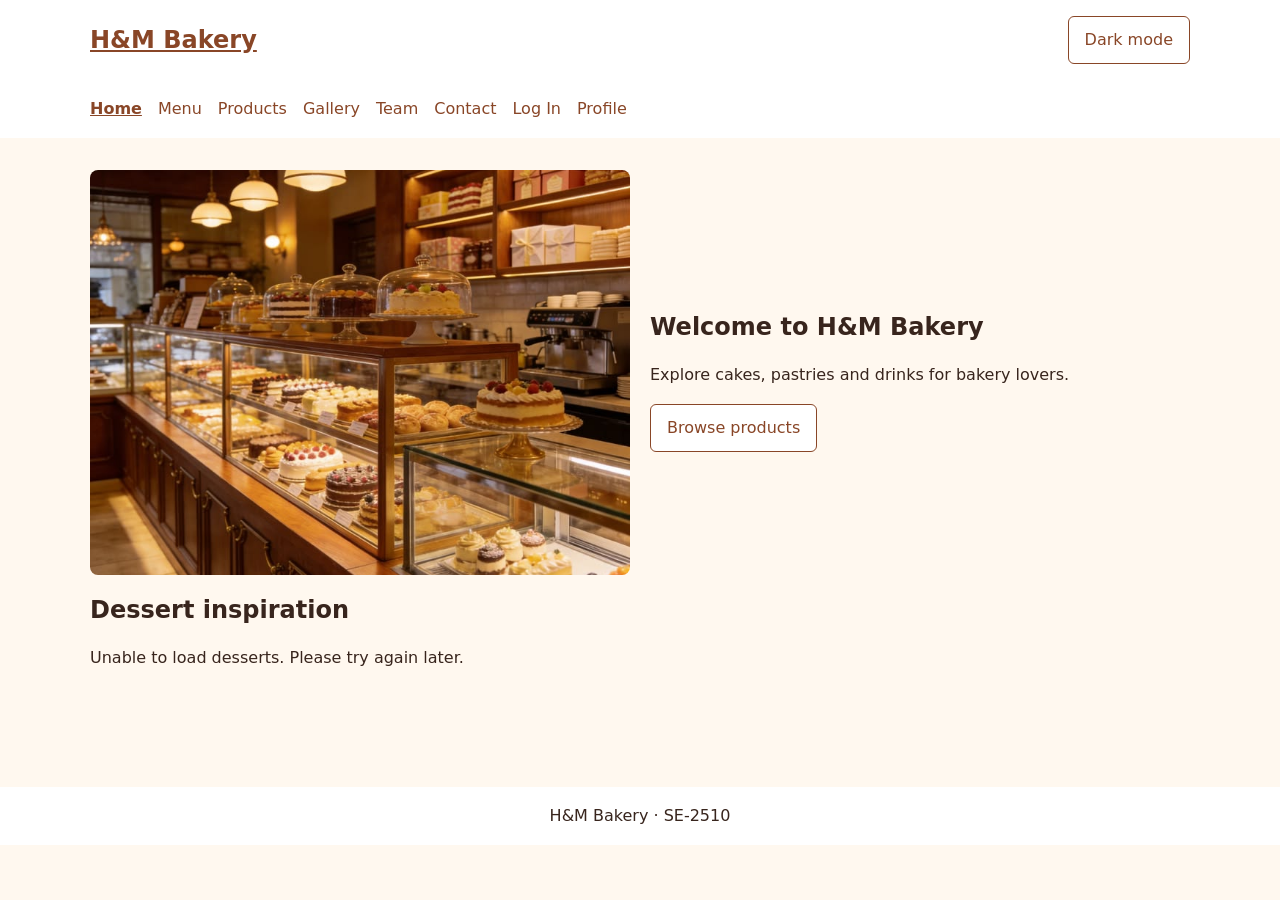
<file: index.html>
<!DOCTYPE html>
<html lang="en">
<head>
  <meta charset="UTF-8">
  <meta name="viewport" content="width=device-width, initial-scale=1">
  <title>H&amp;M Bakery | Home</title>
  <link rel="stylesheet" href="css/style.css">
  <script src="js/script.js" defer></script>
</head>
<body>
  <header><a class="brand" href="index.html">H&amp;M Bakery</a><button id="theme" type="button" aria-label="Toggle light and dark mode">Dark mode</button></header>
  <nav aria-label="Main navigation"><a href="index.html" aria-current="page">Home</a><a href="menu.html">Menu</a><a href="products.html">Products</a><a href="gallery.html">Gallery</a><a href="team.html">Team</a><a href="contact.html">Contact</a><a href="login.html">Log In</a><a href="profile.html">Profile</a></nav>
  <main>
    <section class="hero"><img src="images/bakery-display.jpg" alt="Fresh bakery selection"><div><h1>Welcome to H&amp;M Bakery</h1><p>Explore cakes, pastries and drinks for bakery lovers.</p><a class="button" href="products.html">Browse products</a></div></section>
    <h2>Dessert inspiration</h2><p id="recipe-status" role="status">Loading desserts…</p><div id="recipes" class="grid"></div>
  </main>
  <footer>H&amp;M Bakery · SE-2510</footer>
</body>
</html>
</file>
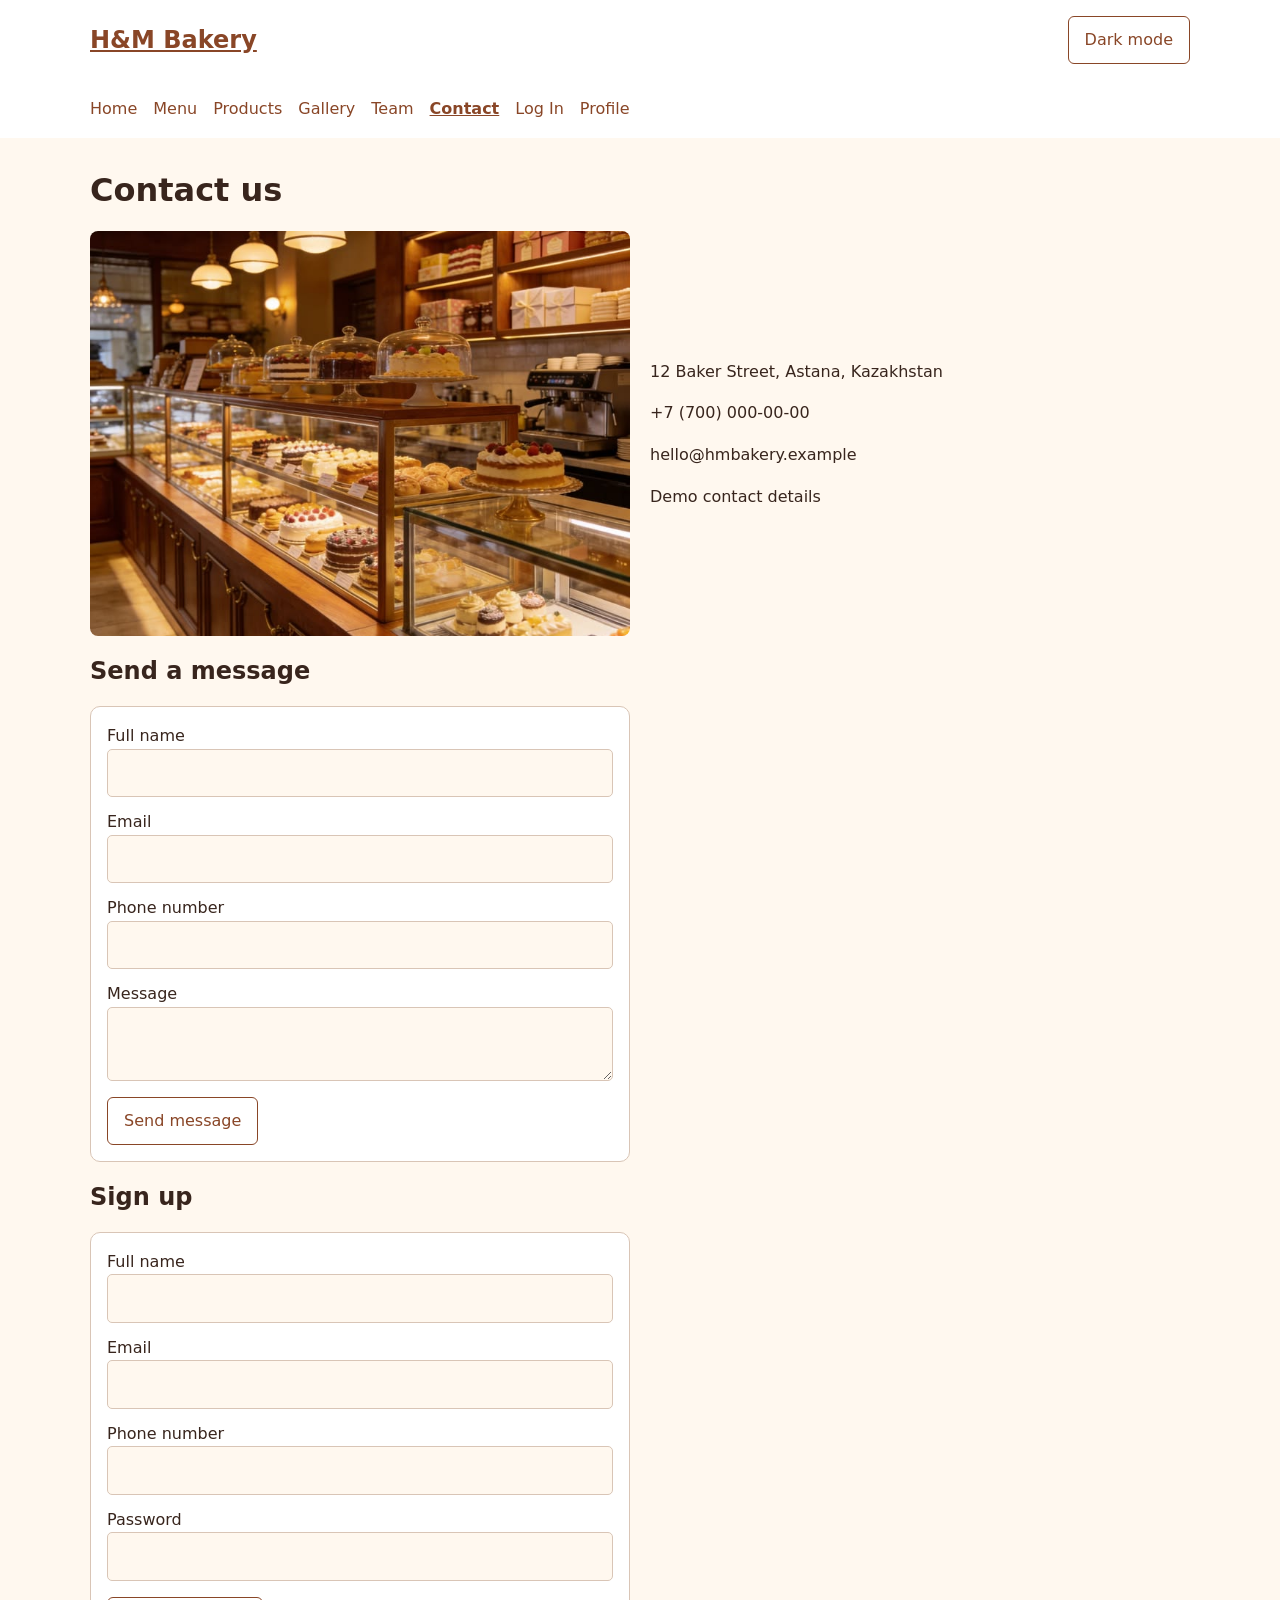
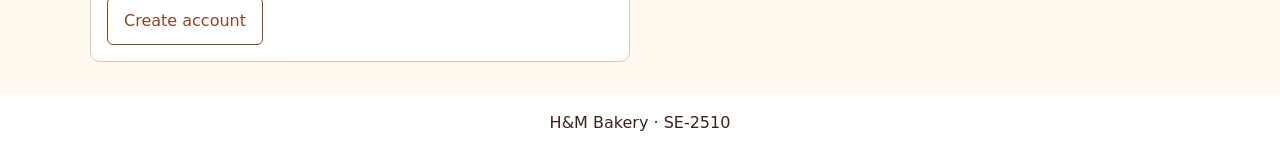
<file: contact.html>
<!DOCTYPE html>
<html lang="en">
<head>
  <meta charset="UTF-8">
  <meta name="viewport" content="width=device-width, initial-scale=1">
  <title>H&amp;M Bakery | Contact</title>
  <link rel="stylesheet" href="css/style.css">
  <script src="js/script.js" defer></script>
</head>
<body>
  <header><a class="brand" href="index.html">H&amp;M Bakery</a><button id="theme" type="button" aria-label="Toggle light and dark mode">Dark mode</button></header>
  <nav aria-label="Main navigation"><a href="index.html">Home</a><a href="menu.html">Menu</a><a href="products.html">Products</a><a href="gallery.html">Gallery</a><a href="team.html">Team</a><a href="contact.html" aria-current="page">Contact</a><a href="login.html">Log In</a><a href="profile.html">Profile</a></nav>
  <main>
    <h1>Contact us</h1><section class="hero"><img src="images/bakery-display.jpg" alt="Bakery display"><div><p>12 Baker Street, Astana, Kazakhstan</p><p>+7 (700) 000-00-00</p><p>hello@hmbakery.example</p><p>Demo contact details</p></div></section><h2>Send a message</h2><form id="contact" novalidate><label>Full name<input name="name" type="text"><span class="error" data-error="name"></span></label><label>Email<input name="email" type="text"><span class="error" data-error="email"></span></label><label>Phone number<input name="phone" type="tel"><span class="error" data-error="phone"></span></label><label>Message<textarea name="message"></textarea><span class="error" data-error="message"></span></label><p class="feedback" role="status"></p><button>Send message</button></form><h2 id="signup">Sign up</h2><form id="signup-form" novalidate><label>Full name<input name="name" type="text"><span class="error" data-error="name"></span></label><label>Email<input name="email" type="text"><span class="error" data-error="email"></span></label><label>Phone number<input name="phone" type="tel"><span class="error" data-error="phone"></span></label><label>Password<input name="password" type="password"><span class="error" data-error="password"></span></label><p class="feedback" role="status"></p><button type="submit">Create account</button></form>
  </main>
  <footer>H&amp;M Bakery · SE-2510</footer>
</body>
</html>
</file>
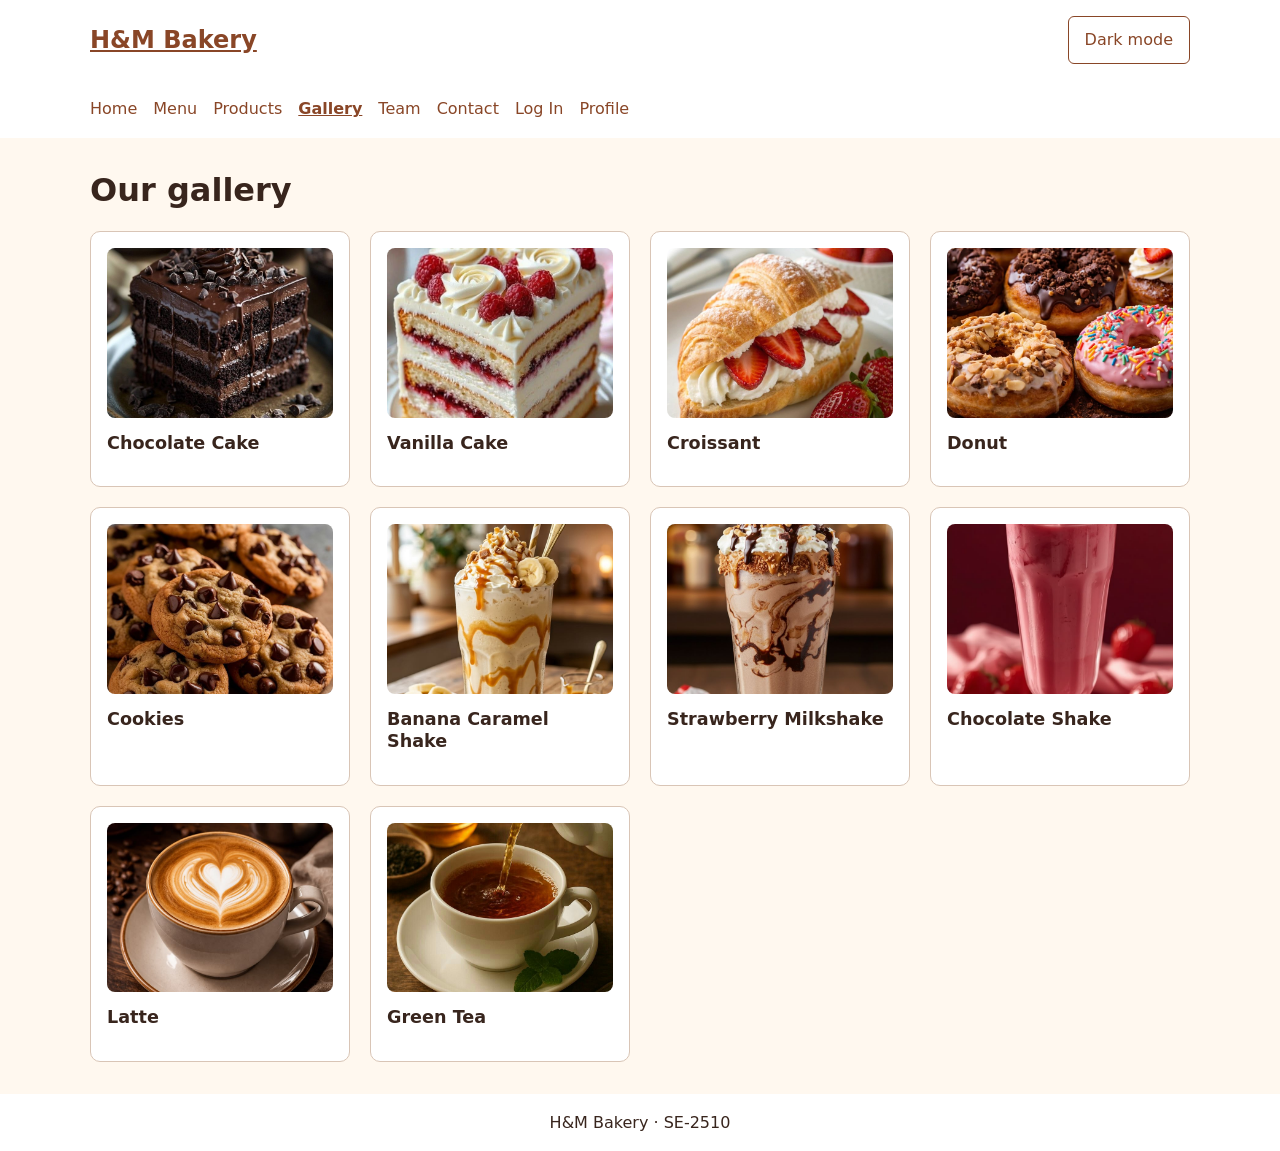
<file: gallery.html>
<!DOCTYPE html>
<html lang="en">
<head>
  <meta charset="UTF-8">
  <meta name="viewport" content="width=device-width, initial-scale=1">
  <title>H&amp;M Bakery | Gallery</title>
  <link rel="stylesheet" href="css/style.css">
  <script src="js/script.js" defer></script>
</head>
<body>
  <header><a class="brand" href="index.html">H&amp;M Bakery</a><button id="theme" type="button" aria-label="Toggle light and dark mode">Dark mode</button></header>
  <nav aria-label="Main navigation"><a href="index.html">Home</a><a href="menu.html">Menu</a><a href="products.html">Products</a><a href="gallery.html" aria-current="page">Gallery</a><a href="team.html">Team</a><a href="contact.html">Contact</a><a href="login.html">Log In</a><a href="profile.html">Profile</a></nav>
  <main>
    <h1>Our gallery</h1><div class="grid"><article class="item"><img src="images/chocolate-cake.jpg" alt="Chocolate Cake"><h2>Chocolate Cake</h2><p></p></article><article class="item"><img src="images/vanilla-cake.jpg" alt="Vanilla Cake"><h2>Vanilla Cake</h2><p></p></article><article class="item"><img src="images/croissant.jpg" alt="Croissant"><h2>Croissant</h2><p></p></article><article class="item"><img src="images/donut.jpg" alt="Donut"><h2>Donut</h2><p></p></article><article class="item"><img src="images/cookies.jpg" alt="Cookies"><h2>Cookies</h2><p></p></article><article class="item"><img src="images/banana-caramel-shake.jpg" alt="Banana Caramel Shake"><h2>Banana Caramel Shake</h2><p></p></article><article class="item"><img src="images/milkshake.jpg" alt="Strawberry Milkshake"><h2>Strawberry Milkshake</h2><p></p></article><article class="item"><img src="images/milkshake-2.jpg" alt="Chocolate Shake"><h2>Chocolate Shake</h2><p></p></article><article class="item"><img src="images/latte.jpg" alt="Latte"><h2>Latte</h2><p></p></article><article class="item"><img src="images/green-tea.jpg" alt="Green Tea"><h2>Green Tea</h2><p></p></article></div>
  </main>
  <footer>H&amp;M Bakery · SE-2510</footer>
</body>
</html>
</file>
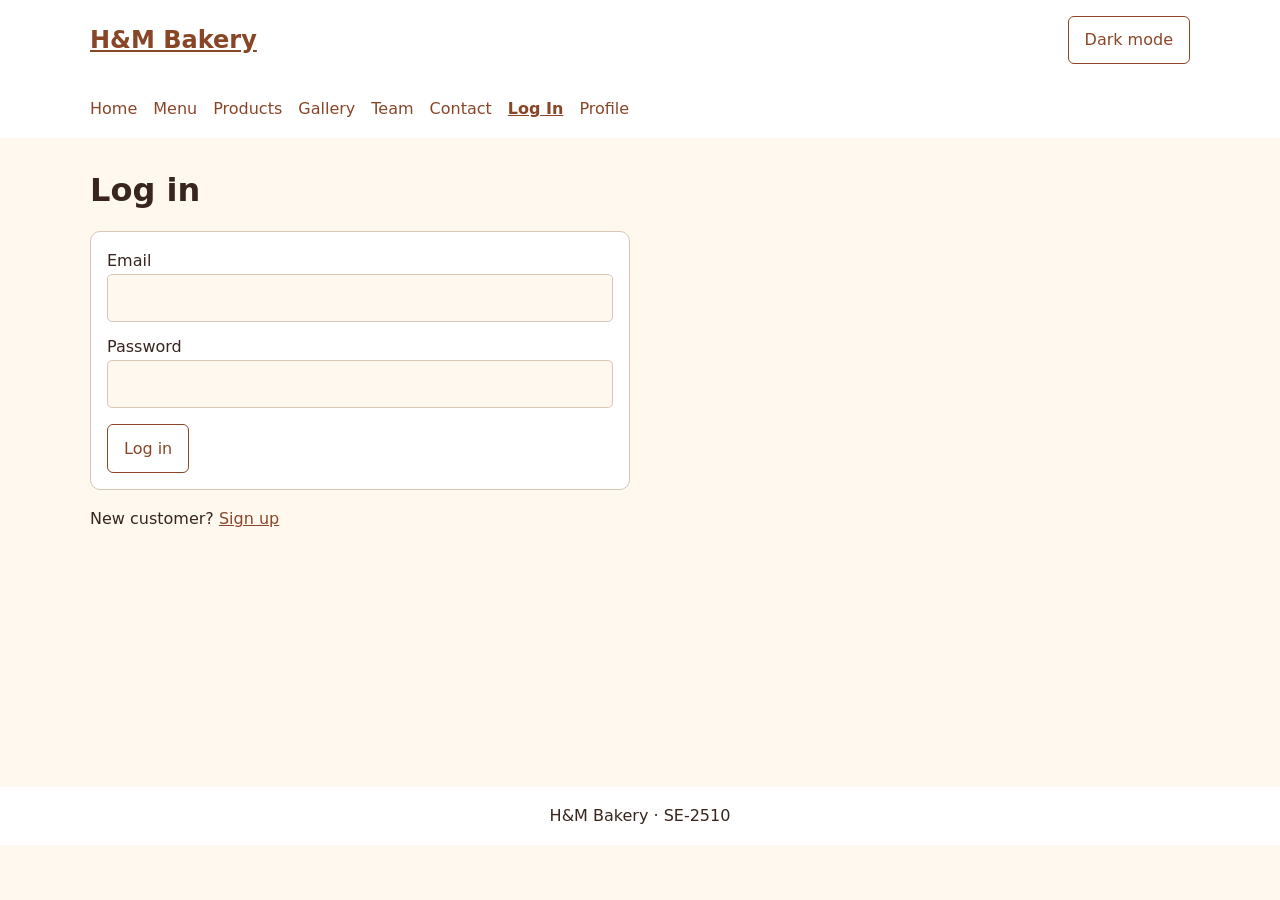
<file: login.html>
<!DOCTYPE html>
<html lang="en">
<head>
  <meta charset="UTF-8">
  <meta name="viewport" content="width=device-width, initial-scale=1">
  <title>H&amp;M Bakery | Log In</title>
  <link rel="stylesheet" href="css/style.css">
  <script src="js/script.js" defer></script>
</head>
<body>
  <header><a class="brand" href="index.html">H&amp;M Bakery</a><button id="theme" type="button" aria-label="Toggle light and dark mode">Dark mode</button></header>
  <nav aria-label="Main navigation"><a href="index.html">Home</a><a href="menu.html">Menu</a><a href="products.html">Products</a><a href="gallery.html">Gallery</a><a href="team.html">Team</a><a href="contact.html">Contact</a><a href="login.html" aria-current="page">Log In</a><a href="profile.html">Profile</a></nav>
  <main>
    <h1>Log in</h1><form id="login" novalidate><label>Email<input name="email" type="text"><span class="error" data-error="email"></span></label><label>Password<input name="password" type="password"><span class="error" data-error="password"></span></label><p class="feedback" role="status"></p><button type="submit">Log in</button></form><p>New customer? <a href="contact.html#signup">Sign up</a></p>
  </main>
  <footer>H&amp;M Bakery · SE-2510</footer>
</body>
</html>
</file>
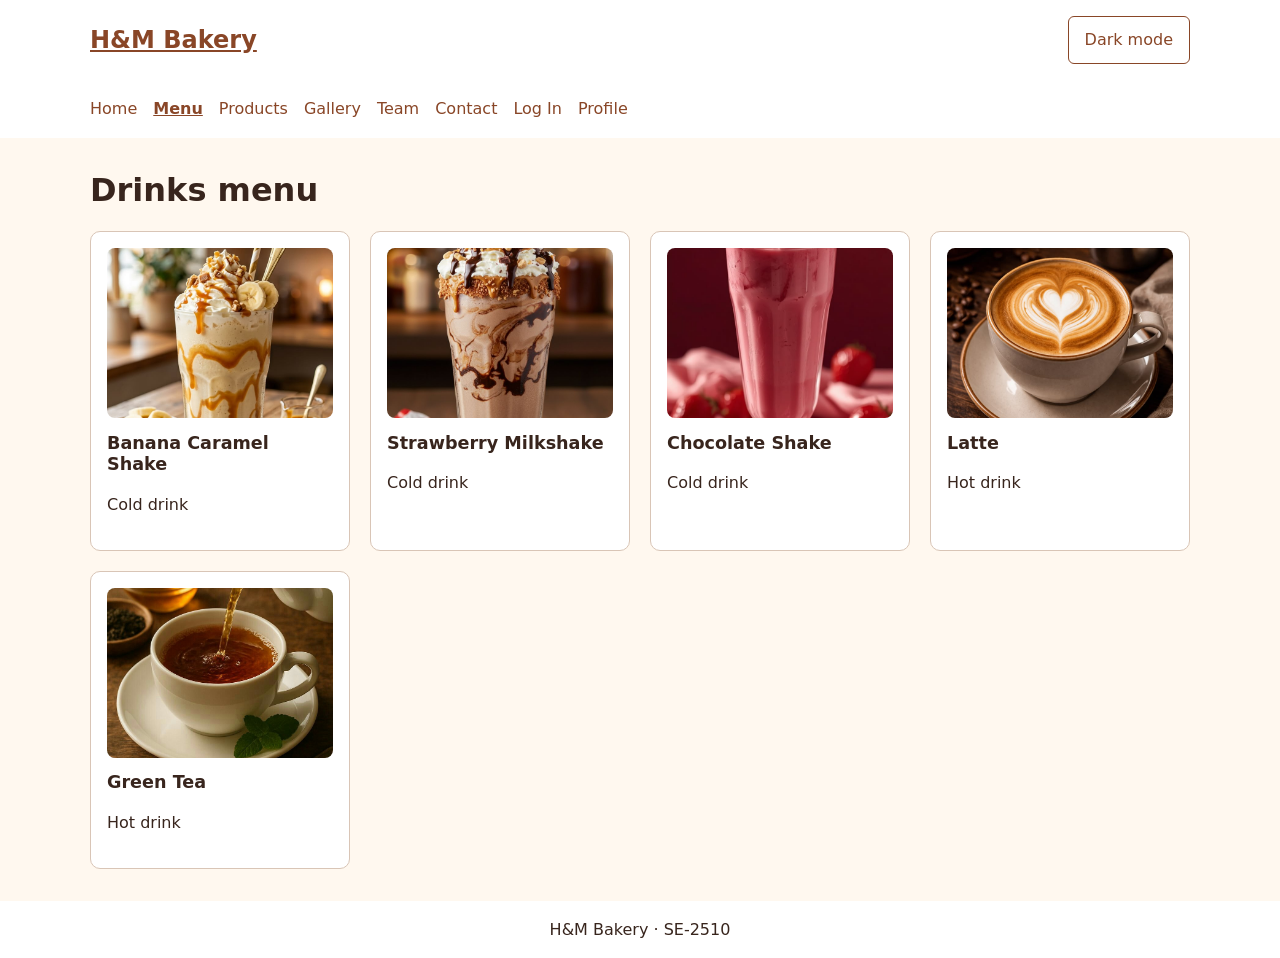
<file: menu.html>
<!DOCTYPE html>
<html lang="en">
<head>
  <meta charset="UTF-8">
  <meta name="viewport" content="width=device-width, initial-scale=1">
  <title>H&amp;M Bakery | Menu</title>
  <link rel="stylesheet" href="css/style.css">
  <script src="js/script.js" defer></script>
</head>
<body>
  <header><a class="brand" href="index.html">H&amp;M Bakery</a><button id="theme" type="button" aria-label="Toggle light and dark mode">Dark mode</button></header>
  <nav aria-label="Main navigation"><a href="index.html">Home</a><a href="menu.html" aria-current="page">Menu</a><a href="products.html">Products</a><a href="gallery.html">Gallery</a><a href="team.html">Team</a><a href="contact.html">Contact</a><a href="login.html">Log In</a><a href="profile.html">Profile</a></nav>
  <main>
    <h1>Drinks menu</h1><div class="grid"><article class="item"><img src="images/banana-caramel-shake.jpg" alt="Banana Caramel Shake"><h2>Banana Caramel Shake</h2><p>Cold drink</p></article><article class="item"><img src="images/milkshake.jpg" alt="Strawberry Milkshake"><h2>Strawberry Milkshake</h2><p>Cold drink</p></article><article class="item"><img src="images/milkshake-2.jpg" alt="Chocolate Shake"><h2>Chocolate Shake</h2><p>Cold drink</p></article><article class="item"><img src="images/latte.jpg" alt="Latte"><h2>Latte</h2><p>Hot drink</p></article><article class="item"><img src="images/green-tea.jpg" alt="Green Tea"><h2>Green Tea</h2><p>Hot drink</p></article></div>
  </main>
  <footer>H&amp;M Bakery · SE-2510</footer>
</body>
</html>
</file>
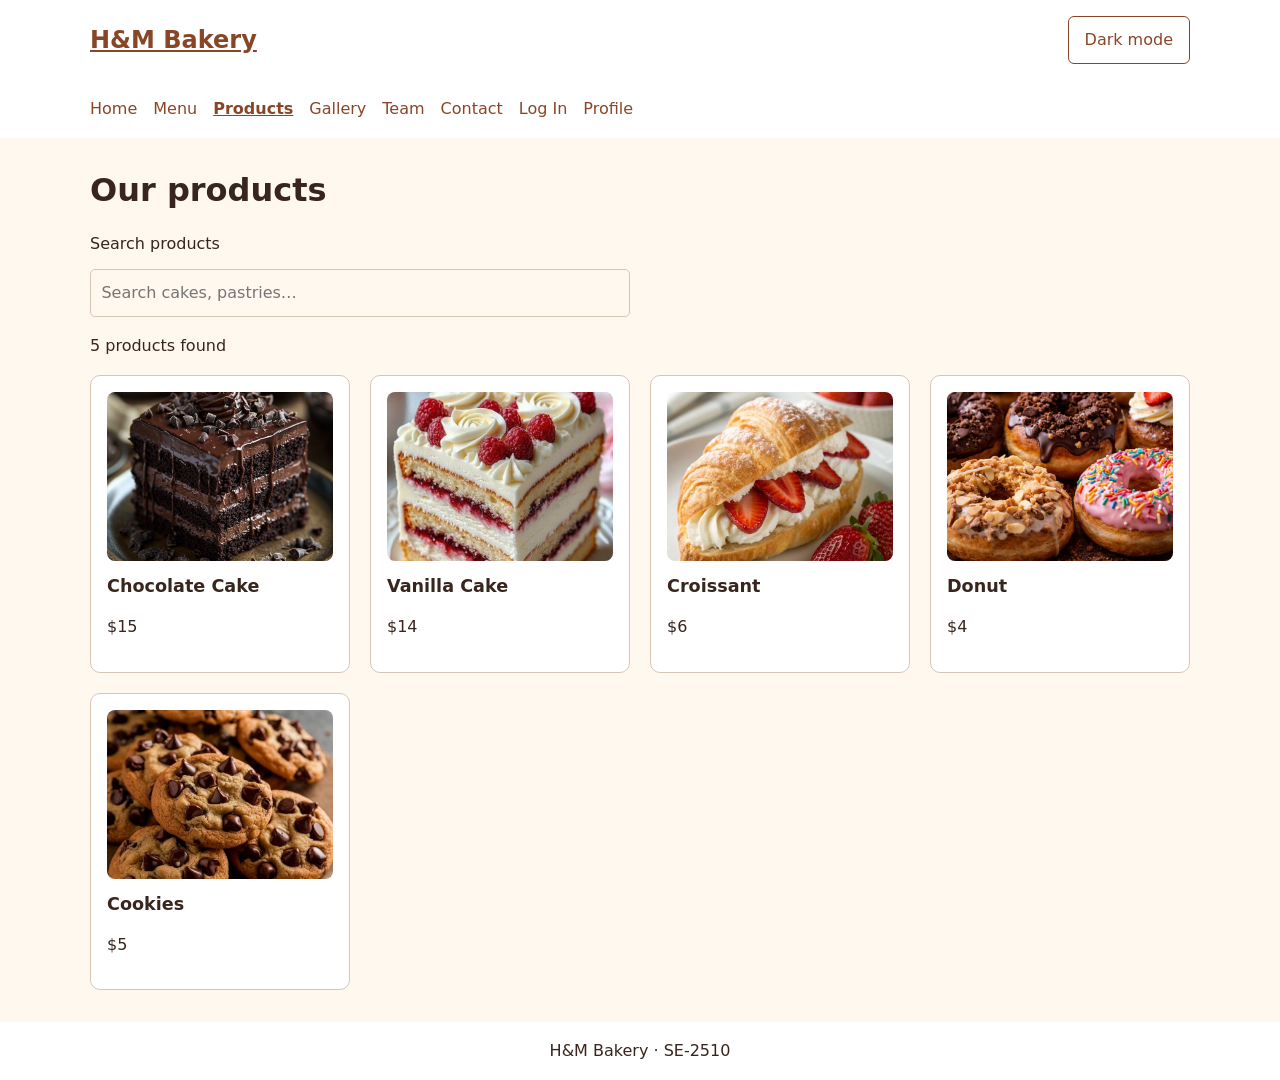
<file: products.html>
<!DOCTYPE html>
<html lang="en">
<head>
  <meta charset="UTF-8">
  <meta name="viewport" content="width=device-width, initial-scale=1">
  <title>H&amp;M Bakery | Products</title>
  <link rel="stylesheet" href="css/style.css">
  <script src="js/script.js" defer></script>
</head>
<body>
  <header><a class="brand" href="index.html">H&amp;M Bakery</a><button id="theme" type="button" aria-label="Toggle light and dark mode">Dark mode</button></header>
  <nav aria-label="Main navigation"><a href="index.html">Home</a><a href="menu.html">Menu</a><a href="products.html" aria-current="page">Products</a><a href="gallery.html">Gallery</a><a href="team.html">Team</a><a href="contact.html">Contact</a><a href="login.html">Log In</a><a href="profile.html">Profile</a></nav>
  <main>
    <h1>Our products</h1><label for="search">Search products</label><input id="search" type="search" placeholder="Search cakes, pastries…"><p id="results" role="status"></p><div id="products" class="grid"><article class="item"><img src="images/chocolate-cake.jpg" alt="Chocolate Cake"><h2>Chocolate Cake</h2><p>$15</p></article><article class="item"><img src="images/vanilla-cake.jpg" alt="Vanilla Cake"><h2>Vanilla Cake</h2><p>$14</p></article><article class="item"><img src="images/croissant.jpg" alt="Croissant"><h2>Croissant</h2><p>$6</p></article><article class="item"><img src="images/donut.jpg" alt="Donut"><h2>Donut</h2><p>$4</p></article><article class="item"><img src="images/cookies.jpg" alt="Cookies"><h2>Cookies</h2><p>$5</p></article></div>
  </main>
  <footer>H&amp;M Bakery · SE-2510</footer>
</body>
</html>
</file>
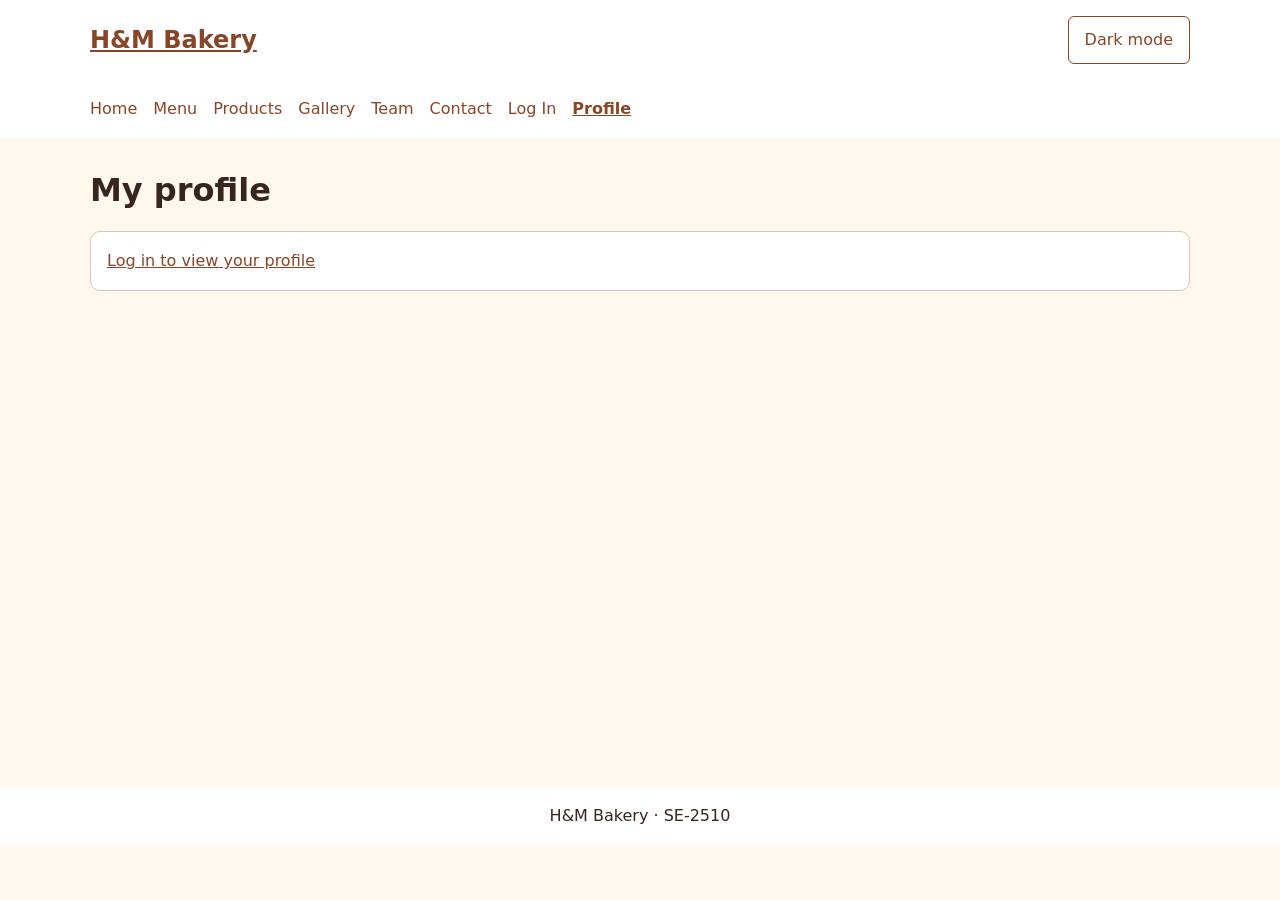
<file: profile.html>
<!DOCTYPE html>
<html lang="en">
<head>
  <meta charset="UTF-8">
  <meta name="viewport" content="width=device-width, initial-scale=1">
  <title>H&amp;M Bakery | Profile</title>
  <link rel="stylesheet" href="css/style.css">
  <script src="js/script.js" defer></script>
</head>
<body>
  <header><a class="brand" href="index.html">H&amp;M Bakery</a><button id="theme" type="button" aria-label="Toggle light and dark mode">Dark mode</button></header>
  <nav aria-label="Main navigation"><a href="index.html">Home</a><a href="menu.html">Menu</a><a href="products.html">Products</a><a href="gallery.html">Gallery</a><a href="team.html">Team</a><a href="contact.html">Contact</a><a href="login.html">Log In</a><a href="profile.html" aria-current="page">Profile</a></nav>
  <main>
    <h1>My profile</h1><section id="profile"></section>
  </main>
  <footer>H&amp;M Bakery · SE-2510</footer>
</body>
</html>
</file>
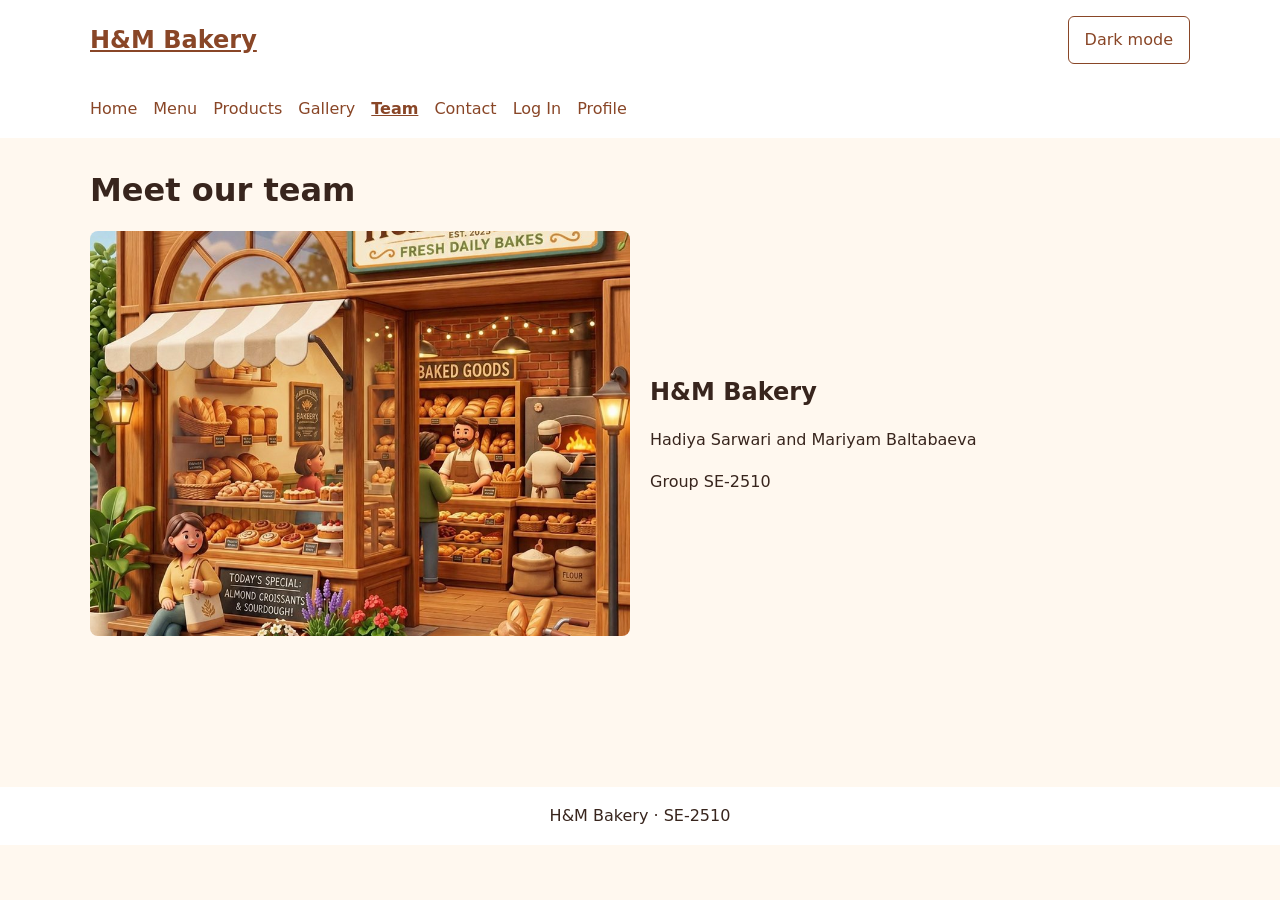
<file: team.html>
<!DOCTYPE html>
<html lang="en">
<head>
  <meta charset="UTF-8">
  <meta name="viewport" content="width=device-width, initial-scale=1">
  <title>H&amp;M Bakery | Team</title>
  <link rel="stylesheet" href="css/style.css">
  <script src="js/script.js" defer></script>
</head>
<body>
  <header><a class="brand" href="index.html">H&amp;M Bakery</a><button id="theme" type="button" aria-label="Toggle light and dark mode">Dark mode</button></header>
  <nav aria-label="Main navigation"><a href="index.html">Home</a><a href="menu.html">Menu</a><a href="products.html">Products</a><a href="gallery.html">Gallery</a><a href="team.html" aria-current="page">Team</a><a href="contact.html">Contact</a><a href="login.html">Log In</a><a href="profile.html">Profile</a></nav>
  <main>
    <h1>Meet our team</h1><section class="hero"><img src="images/team-bakery.jpg" alt="Bakery team"><div><h2>H&amp;M Bakery</h2><p>Hadiya Sarwari and Mariyam Baltabaeva</p><p>Group SE-2510</p></div></section>
  </main>
  <footer>H&amp;M Bakery · SE-2510</footer>
</body>
</html>
</file>
<file: css/style.css>
* { box-sizing: border-box; }
:root { color-scheme: light; --bg: #fff8ef; --surface: #fff; --text: #38251d; --accent: #894627; --line: #d9c5b6; }
:root.dark { color-scheme: dark; --bg: #211a17; --surface: #332720; --text: #ffeddb; --accent: #efb58e; --line: #685044; }
body { margin: 0; font: 1rem/1.6 system-ui, sans-serif; background: var(--bg); color: var(--text); }
header, nav, footer { padding: 1rem max(5%, calc((100% - 1100px)/2)); background: var(--surface); }
header, nav { display: flex; flex-wrap: wrap; align-items: center; gap: 1rem; }
header { justify-content: space-between; }
.brand { font-size: 1.5rem; font-weight: bold; }
a { color: var(--accent); }
nav a { text-decoration: none; }
nav a[aria-current] { font-weight: bold; text-decoration: underline; }
main { width: min(90%, 1100px); margin: 2rem auto; min-height: 65vh; }
h1, h2 { line-height: 1.25; }
.hero, .grid { display: grid; gap: 1.25rem; align-items: center; }
.hero { grid-template-columns: repeat(auto-fit, minmax(min(100%, 300px), 1fr)); }
.grid { grid-template-columns: repeat(auto-fit, minmax(min(100%, 220px), 1fr)); align-items: stretch; }
.item, form, #profile { background: var(--surface); padding: 1rem; border: 1px solid var(--line); border-radius: 10px; }
img { display: block; width: 100%; aspect-ratio: 4/3; object-fit: cover; border-radius: 8px; }
.item h2 { font-size: 1.1rem; }
button, .button { display: inline-block; border: 1px solid var(--accent); border-radius: 6px; padding: .65rem 1rem; background: var(--surface); color: var(--accent); font: inherit; cursor: pointer; text-decoration: none; transition: transform .2s, background .2s, color .2s; }
button:hover, .button:hover { transform: translateY(-2px); background: var(--accent); color: var(--bg); }
form { max-width: 540px; }
label { display: block; margin-bottom: .75rem; }
input, textarea { display: block; width: 100%; max-width: 540px; padding: .65rem; border: 1px solid var(--line); border-radius: 5px; background: var(--bg); color: var(--text); font: inherit; }
.error { color: #b42318; display: block; font-size: .9rem; }
.dark .error { color: #ffb4a9; }
[hidden] { display: none !important; }
footer { text-align: center; }
@media (prefers-reduced-motion: reduce) { button, .button { transition: none; } }
</file>
